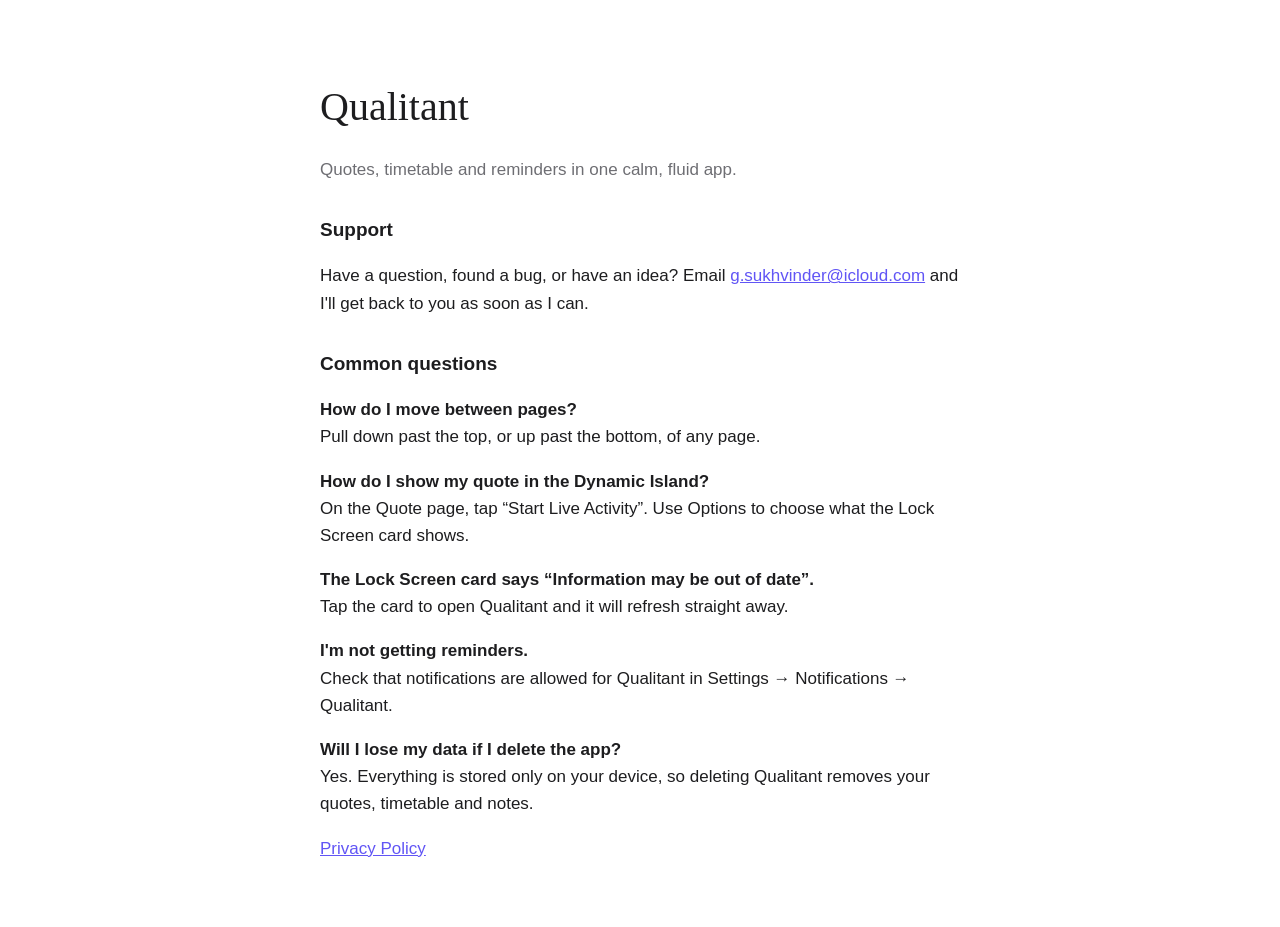
<file: index.html>
<!doctype html>
<html lang="en"><head><meta charset="utf-8"><meta name="viewport" content="width=device-width, initial-scale=1">
<title>Qualitant – Support</title><link rel="stylesheet" href="style.css"></head>
<body>
<h1>Qualitant</h1>
<p class="muted">Quotes, timetable and reminders in one calm, fluid app.</p>

<h2>Support</h2>
<p>Have a question, found a bug, or have an idea? Email <a href="mailto:g.sukhvinder@icloud.com">g.sukhvinder@icloud.com</a> and I'll get back to you as soon as I can.</p>

<h2>Common questions</h2>
<p><strong>How do I move between pages?</strong><br>Pull down past the top, or up past the bottom, of any page.</p>
<p><strong>How do I show my quote in the Dynamic Island?</strong><br>On the Quote page, tap “Start Live Activity”. Use Options to choose what the Lock Screen card shows.</p>
<p><strong>The Lock Screen card says “Information may be out of date”.</strong><br>Tap the card to open Qualitant and it will refresh straight away.</p>
<p><strong>I'm not getting reminders.</strong><br>Check that notifications are allowed for Qualitant in Settings → Notifications → Qualitant.</p>
<p><strong>Will I lose my data if I delete the app?</strong><br>Yes. Everything is stored only on your device, so deleting Qualitant removes your quotes, timetable and notes.</p>

<p class="muted"><a href="privacy.html">Privacy Policy</a></p>
</body></html>
</file>
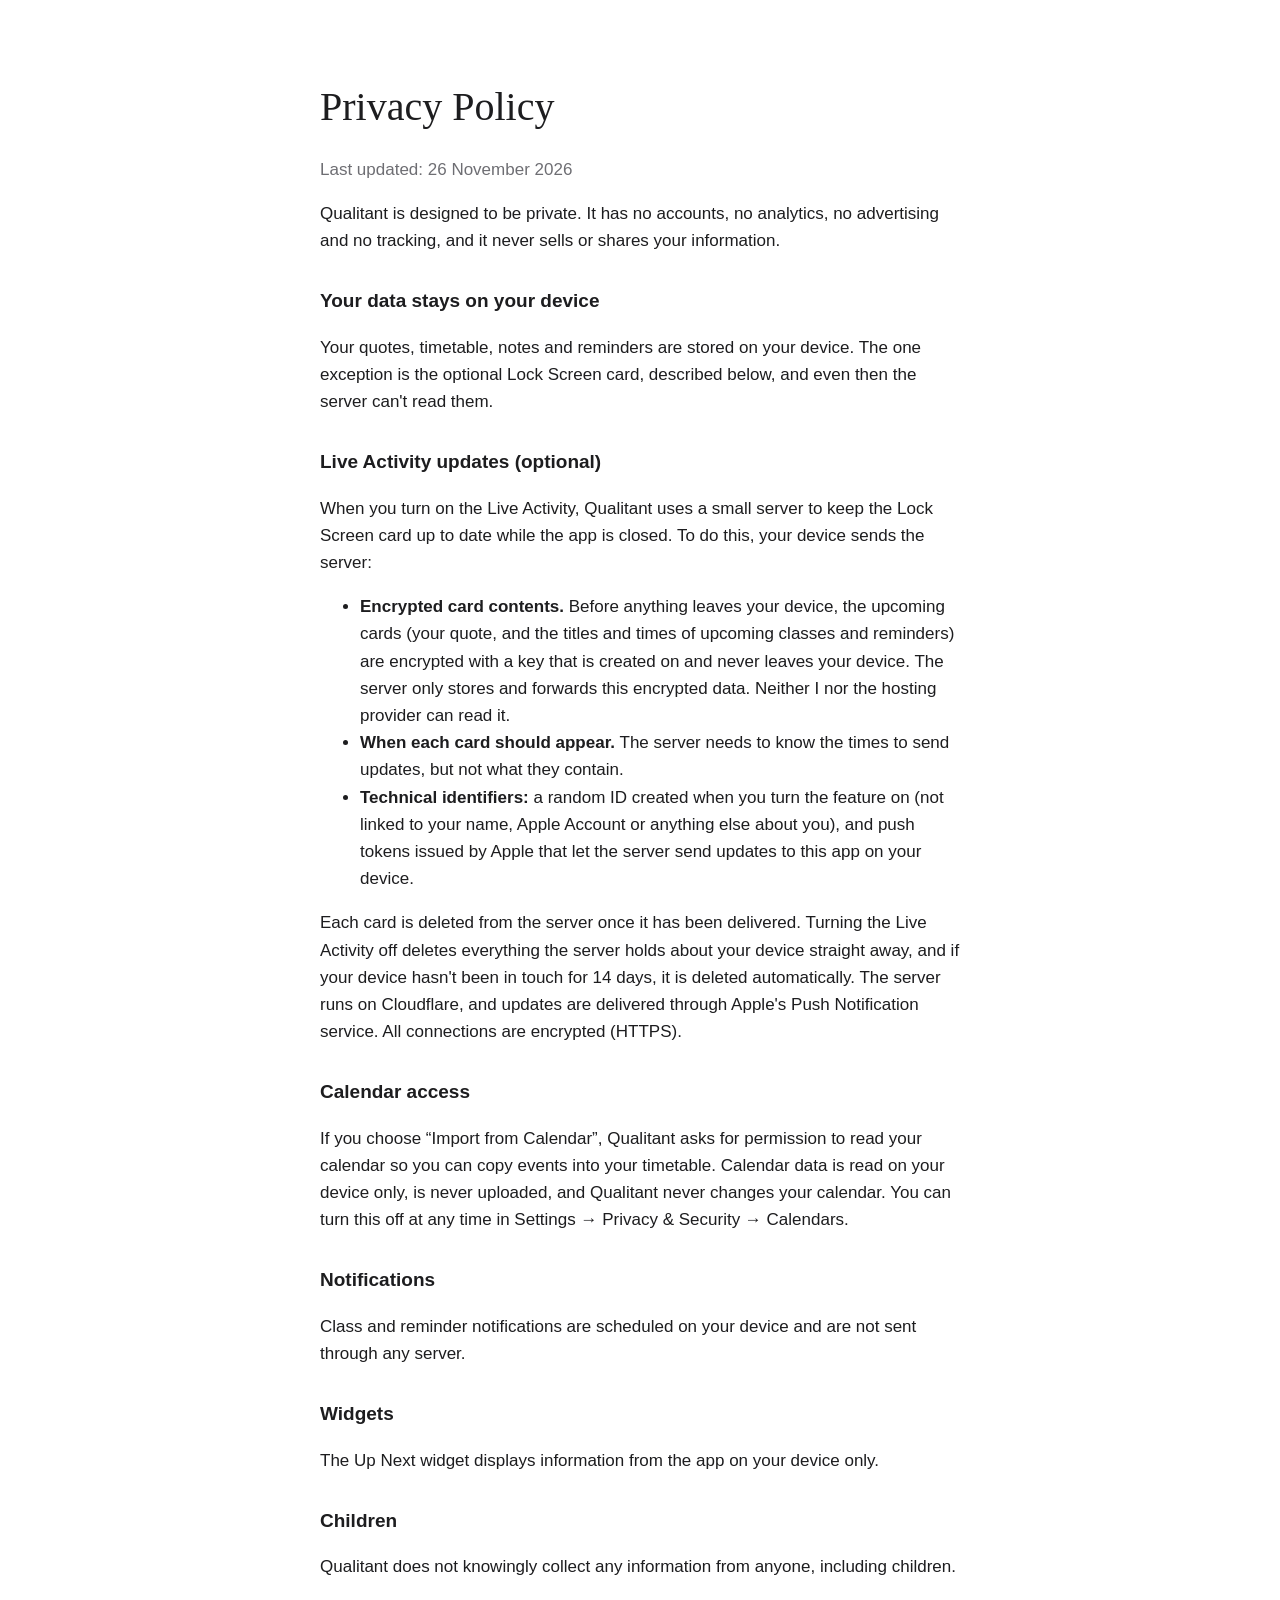
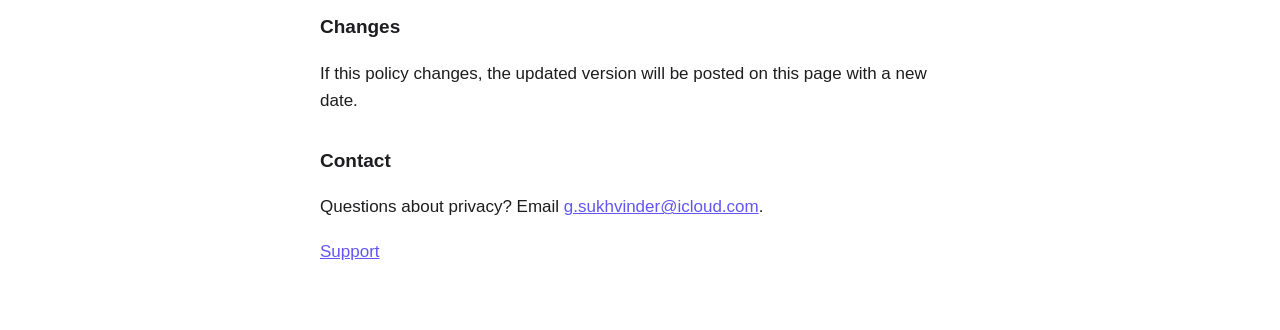
<file: privacy.html>
<!doctype html>
<html lang="en"><head><meta charset="utf-8"><meta name="viewport" content="width=device-width, initial-scale=1">
<title>Qualitant – Privacy Policy</title><link rel="stylesheet" href="style.css"></head>
<body>
<h1>Privacy Policy</h1>
<p class="muted">Last updated: 26 November 2026</p>

<p>Qualitant is designed to be private. It has no accounts, no analytics, no advertising and no tracking, and it never sells or shares your information.</p>

<h2>Your data stays on your device</h2>
<p>Your quotes, timetable, notes and reminders are stored on your device. The one exception is the optional Lock Screen card, described below, and even then the server can't read them.</p>

<h2>Live Activity updates (optional)</h2>
<p>When you turn on the Live Activity, Qualitant uses a small server to keep the Lock Screen card up to date while the app is closed. To do this, your device sends the server:</p>
<ul>
<li><strong>Encrypted card contents.</strong> Before anything leaves your device, the upcoming cards (your quote, and the titles and times of upcoming classes and reminders) are encrypted with a key that is created on and never leaves your device. The server only stores and forwards this encrypted data. Neither I nor the hosting provider can read it.</li>
<li><strong>When each card should appear.</strong> The server needs to know the times to send updates, but not what they contain.</li>
<li><strong>Technical identifiers:</strong> a random ID created when you turn the feature on (not linked to your name, Apple Account or anything else about you), and push tokens issued by Apple that let the server send updates to this app on your device.</li>
</ul>
<p>Each card is deleted from the server once it has been delivered. Turning the Live Activity off deletes everything the server holds about your device straight away, and if your device hasn't been in touch for 14 days, it is deleted automatically. The server runs on Cloudflare, and updates are delivered through Apple's Push Notification service. All connections are encrypted (HTTPS).</p>

<h2>Calendar access</h2>
<p>If you choose “Import from Calendar”, Qualitant asks for permission to read your calendar so you can copy events into your timetable. Calendar data is read on your device only, is never uploaded, and Qualitant never changes your calendar. You can turn this off at any time in Settings → Privacy &amp; Security → Calendars.</p>

<h2>Notifications</h2>
<p>Class and reminder notifications are scheduled on your device and are not sent through any server.</p>

<h2>Widgets</h2>
<p>The Up Next widget displays information from the app on your device only.</p>

<h2>Children</h2>
<p>Qualitant does not knowingly collect any information from anyone, including children.</p>

<h2>Changes</h2>
<p>If this policy changes, the updated version will be posted on this page with a new date.</p>

<h2>Contact</h2>
<p>Questions about privacy? Email <a href="mailto:g.sukhvinder@icloud.com">g.sukhvinder@icloud.com</a>.</p>

<p class="muted"><a href="index.html">Support</a></p>
</body></html>
</file>
<file: style.css>
body { font: 17px/1.6 -apple-system, BlinkMacSystemFont, "Helvetica Neue", sans-serif; max-width: 640px; margin: 0 auto; padding: 48px 24px; color: #1d1d1f; background: #fff; }
h1 { font-family: "New York", Georgia, serif; font-weight: 400; font-size: 40px; margin-bottom: 4px; }
h2 { font-size: 19px; margin-top: 32px; }
.muted { color: #6e6e73; }
a { color: #6155F5; }
@media (prefers-color-scheme: dark) { body { color: #f5f5f7; background: #000; } .muted { color: #a1a1a6; } a { color: #6D7CFF; } }
</file>
